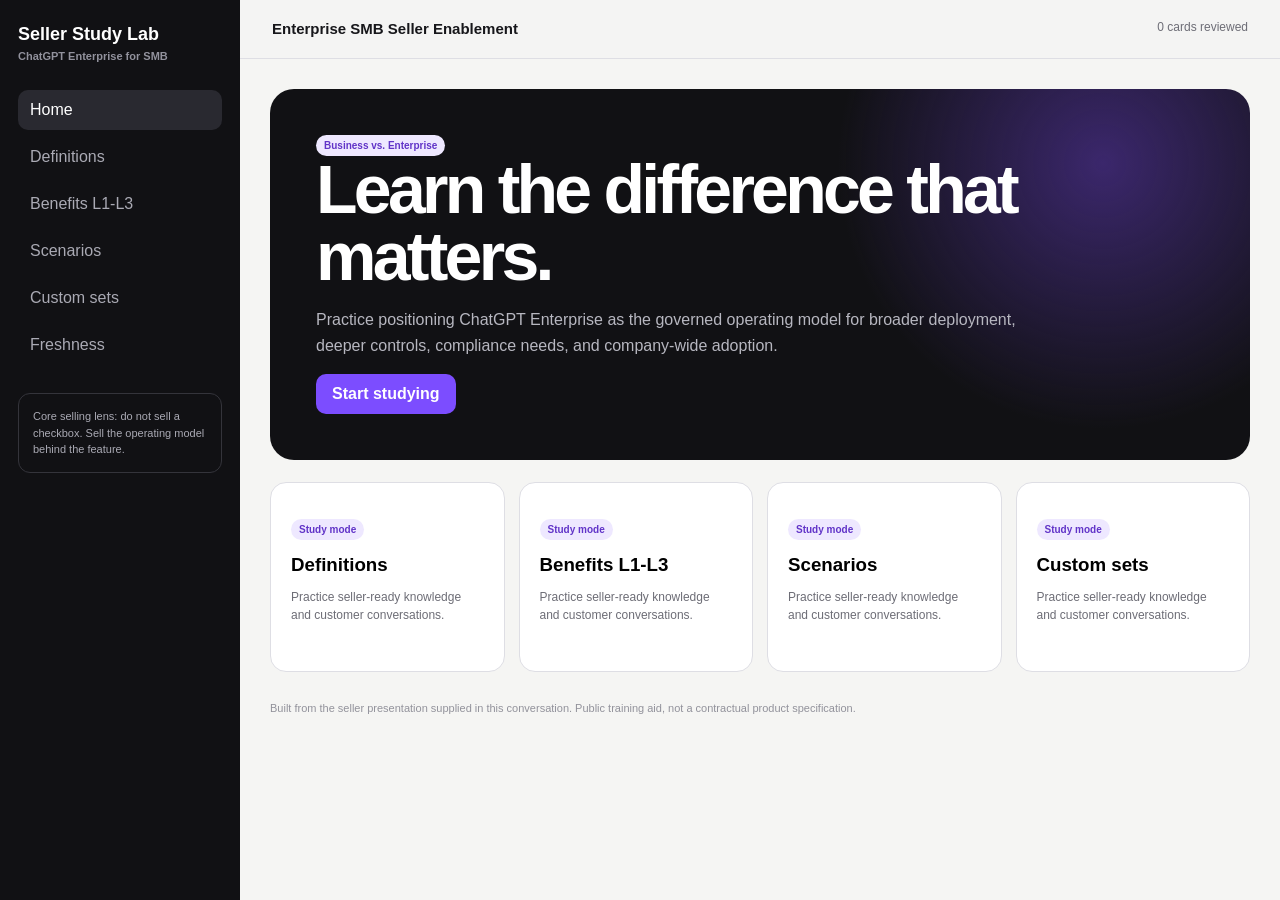
<file: index.html>
<!doctype html><html lang="en"><head><meta charset="utf-8"><meta name="viewport" content="width=device-width,initial-scale=1"><title>Enterprise SMB Seller Study Lab</title><style>:root{--bg:#f5f5f3;--ink:#17171b;--muted:#6d6d76;--panel:#fff;--line:#dedee4;--p:#7c4dff;--dark:#111114;--green:#16825f}*{box-sizing:border-box}body{margin:0;font-family:Inter,Arial,sans-serif;background:var(--bg);color:var(--ink)}button,input,select,textarea{font:inherit}.app{display:grid;grid-template-columns:240px 1fr;min-height:100vh}.side{background:var(--dark);color:#fff;padding:24px 18px;position:sticky;top:0;height:100vh}.brand{font-weight:800;font-size:18px;margin-bottom:28px}.brand small{display:block;color:#92929d;font-size:11px;margin-top:5px}.nav{display:grid;gap:7px}.nav button{border:0;background:transparent;color:#aaaab4;padding:11px 12px;border-radius:10px;text-align:left}.nav button.on,.nav button:hover{background:#292930;color:#fff}.side-note{margin-top:28px;padding:14px;border:1px solid #34343b;border-radius:12px;color:#aaaab4;font-size:11px;line-height:1.5}.main{min-width:0}.top{padding:20px 32px;border-bottom:1px solid var(--line);background:rgba(245,245,243,.92);position:sticky;top:0;z-index:5}.top strong{font-size:15px}.top span{float:right;color:var(--muted);font-size:12px}.page{padding:30px;max-width:1250px;margin:auto}.hero{background:radial-gradient(circle at 85% 20%,#3b276c,transparent 30%),var(--dark);color:#fff;border-radius:24px;padding:46px}.hero h1{font-size:clamp(38px,6vw,68px);line-height:.98;margin:0 0 18px;letter-spacing:-.055em}.hero p{color:#b7b7c0;max-width:720px;line-height:1.6}.hero button,.primary{background:var(--p);color:#fff;border:0;border-radius:10px;padding:11px 16px;font-weight:700}.grid{display:grid;grid-template-columns:repeat(4,1fr);gap:14px;margin-top:22px}.card{background:var(--panel);border:1px solid var(--line);border-radius:16px;padding:20px}.mode{min-height:190px;text-align:left}.mode h3{margin:14px 0 8px}.mode p{font-size:12px;line-height:1.5;color:var(--muted)}.tag{display:inline-block;padding:5px 8px;border-radius:999px;background:#eee8ff;color:#6134c8;font-size:10px;font-weight:700}.section{display:none}.section.on{display:block}.head{display:flex;justify-content:space-between;align-items:end;margin:30px 0 16px}.head h2{font-size:34px;margin:0;letter-spacing:-.04em}.head p{margin:6px 0 0;color:var(--muted);font-size:13px}.toolbar{display:flex;gap:9px;flex-wrap:wrap;margin-bottom:14px}.toolbar input,.toolbar select,.form input,.form select,.form textarea{padding:10px;border:1px solid var(--line);border-radius:9px;background:#fff}.flash{min-height:390px;display:grid;align-content:center;text-align:center;padding:38px;cursor:pointer}.flash h2{font-size:31px}.flash p{font-size:17px;line-height:1.65;color:var(--muted)}.flash .answer{display:none}.flash.flipped .question{display:none}.flash.flipped .answer{display:block}.controls{display:flex;justify-content:center;gap:8px;margin-top:14px}.controls button,.choice{border:1px solid var(--line);background:#fff;padding:10px 14px;border-radius:9px}.leveltabs{display:flex;gap:8px;margin-bottom:14px}.leveltabs button{border:1px solid var(--line);background:#fff;padding:9px 13px;border-radius:9px}.leveltabs button.on{background:#eee8ff;color:#6134c8}.benefit blockquote{font-size:26px;line-height:1.45;margin:20px 0}.benefit small{color:var(--muted)}.scenario h2{font-size:25px}.choices{display:grid;gap:9px;margin-top:18px}.choice{text-align:left}.choice.good{border-color:#16825f;background:#e8f7f1}.choice.bad{border-color:#c34c4c;background:#fff0f0}.feedback{margin-top:15px;padding:14px;border-radius:10px;background:#f0ecff;display:none}.form{display:grid;gap:10px}.form textarea{min-height:100px}.customout{margin-top:18px;display:grid;gap:10px}.customout .card h4{margin:0 0 6px}.status{padding:16px;border-radius:12px;background:#e8f7f1;color:#145e47;margin-bottom:18px}.footer{margin-top:28px;color:#92929b;font-size:11px;line-height:1.5}@media(max-width:900px){.app{display:block}.side{height:auto;position:relative}.nav{grid-template-columns:repeat(3,1fr)}.grid{grid-template-columns:repeat(2,1fr)}.top{position:relative}}@media(max-width:600px){.grid{grid-template-columns:1fr}.page{padding:16px}.hero{padding:28px}.nav{grid-template-columns:1fr 1fr}.top span{display:none}}</style></head><body><div class="app"><aside class="side"><div class="brand">Seller Study Lab<small>ChatGPT Enterprise for SMB</small></div><div class="nav" id="nav"></div><div class="side-note">Core selling lens: do not sell a checkbox. Sell the operating model behind the feature.</div></aside><main class="main"><div class="top"><strong>Enterprise SMB Seller Enablement</strong><span id="progress">0 cards reviewed</span></div><div class="page"><section id="home" class="section on"><div class="hero"><span class="tag">Business vs. Enterprise</span><h1>Learn the difference that matters.</h1><p>Practice positioning ChatGPT Enterprise as the governed operating model for broader deployment, deeper controls, compliance needs, and company-wide adoption.</p><button onclick="go('definitions')">Start studying</button></div><div class="grid" id="modes"></div></section><section id="definitions" class="section"><div class="head"><div><h2>Definition flashcards</h2><p>Click the card to reveal the seller-ready definition.</p></div></div><div class="toolbar"><input id="search" placeholder="Search topics"><select id="filter"><option value="all">All topics</option><option>Enterprise only</option><option>Expanded</option><option>Same</option></select></div><div class="card flash" id="flash" onclick="this.classList.toggle('flipped')"></div><div class="controls"><button onclick="prevCard()">Previous</button><button onclick="mark()">Mark reviewed</button><button onclick="nextCard()">Next</button></div></section><section id="benefits" class="section"><div class="head"><div><h2>Benefit flashcards</h2><p>Move from simple value language to an IT-ready technical talk track.</p></div></div><div class="leveltabs" id="levels"></div><div class="card benefit" id="benefit"></div><div class="controls"><button onclick="prevBenefit()">Previous</button><button onclick="nextBenefit()">Next</button></div></section><section id="scenarios" class="section"><div class="head"><div><h2>Scenario quizzes</h2><p>Qualify whether Business is enough or Enterprise is the right conversation.</p></div></div><div class="card scenario" id="scenario"></div><div class="controls"><button onclick="nextScenario()">Next scenario</button></div></section><section id="custom" class="section"><div class="head"><div><h2>Custom study set</h2><p>Create company or vertical-specific seller practice from the core fact base.</p></div></div><div class="grid" style="grid-template-columns:360px 1fr"><div class="card form"><input id="company" placeholder="Company name"><select id="vertical"><option>Professional services</option><option>Healthcare</option><option>Financial services</option><option>Retail</option><option>Manufacturing</option><option>Technology</option><option>Education</option></select><select id="persona"><option>Business buyer</option><option>Department leader</option><option>IT professional</option></select><textarea id="notes" placeholder="Known priorities, systems, risks, or buying signals"></textarea><button class="primary" onclick="generateCustom()">Generate study set</button></div><div><div class="status">Uses the presentation's seller framing and avoids inventing unsupported product claims.</div><div class="customout" id="customout"><div class="card">Enter a company or vertical to generate tailored prompts.</div></div></div></div></section><section id="freshness" class="section"><div class="head"><div><h2>Product freshness</h2><p>Seller claims should be reviewed against current official OpenAI documentation before customer use.</p></div></div><div class="status">This public study aid is based on the supplied presentation. Model names, limits, and feature availability can change.</div><div class="grid"><div class="card"><h3>Review sources</h3><p>ChatGPT pricing and plan comparison</p><p>Enterprise privacy and business data pages</p><p>SSO, SCIM, Compliance Platform, IP allowlisting, residency, apps, and analytics documentation</p></div><div class="card"><h3>Update policy</h3><p>Verify changed claims, update the fact base, then refresh definitions, benefit cards, and scenarios together.</p></div></div></section><div class="footer">Built from the seller presentation supplied in this conversation. Public training aid, not a contractual product specification.</div></div></main></div><script>const topics=[['Business vs. Enterprise lens','Business supports secure team use. Enterprise supports governed company-wide deployment.','Expanded'],['Context window','The working memory available for conversation, retrieved information, tools, and output generation.','Expanded'],['Company knowledge','Organization-specific context available to ChatGPT through approved sources.','Same'],['Connector registry','Centralized visibility and management for connectors.','Enterprise only'],['SCIM','Automated user provisioning and deprovisioning through an identity provider.','Enterprise only'],['RBAC','Administrative permissions tied to roles.','Enterprise only'],['Compliance logs','Workspace logs and metadata used with eDiscovery, DLP, or SIEM workflows.','Enterprise only'],['Enterprise Key Management','Customer-controlled enterprise encryption-key capability.','Enterprise only'],['IP allowlisting','Restricts workspace access to trusted IP ranges.','Enterprise only'],['Data residency','Eligible customer content stored at rest in supported regions.','Enterprise only'],['Custom retention','Retention settings aligned to enterprise policy where applicable.','Enterprise only'],['SAML SSO','Sign in through the company identity provider.','Same'],['Domain verification','Proves the organization owns an email domain.','Same'],['Analytics dashboard','Adoption and usage visibility. Enterprise adds a broader governance context around it.','Expanded'],['Governance stack','Identity, administration, permissions, compliance, security, support, and deployment controls around user features.','Expanded'],['SLA','A service-level agreement supporting higher-stakes deployment requirements.','Enterprise only']];const benefits=[{t:'Business vs. Enterprise',l1:'Business is strong for secure team use. Enterprise is the better conversation when the customer needs broader deployment, deeper controls, and support for company-wide adoption.',l2:'Enterprise adds the deployment muscle around the AI experience: identity lifecycle, governance, compliance options, account support, and controls that matter as adoption grows.',l3:'Enterprise fits ChatGPT into the company SaaS control plane with SCIM, RBAC, global administration, compliance logs, EKM, residency, allowlisting, and retention options.'},{t:'Company knowledge and connectors',l1:'Employees spend less time hunting through systems and more time acting on approved information.',l2:'Enterprise adds centralized oversight so connected knowledge can scale without becoming unmanaged.',l3:'Company knowledge and apps overlap across plans, while connector registry provides Enterprise-level centralized governance.'},{t:'SCIM and lifecycle management',l1:'Enterprise makes access easier to grant, change, and remove as the company changes.',l2:'Automated provisioning reduces manual work and offboarding risk.',l3:'SCIM exchanges identity data with OpenAI while RBAC and group permissions separate administrative authority.'},{t:'Compliance and auditability',l1:'Enterprise helps customers prove, review, and govern how ChatGPT is used.',l2:'It can connect ChatGPT activity to existing audit, eDiscovery, DLP, and SIEM workflows.',l3:'The Compliance Platform exposes workspace logs and metadata for enterprise compliance processes.'},{t:'Support and commercial terms',l1:'Enterprise includes the support structure needed to deploy AI across the company.',l2:'Invoicing, onboarding, security review, volume discounts, and account management can remove procurement and rollout friction.',l3:'Enterprise can include enhanced support, dedicated onboarding, account management, SLAs, custom legal terms, and security review.'}];const scenarios=[{q:'A 75-person firm wants ChatGPT for one marketing team. SAML SSO, MFA, billing, and basic analytics are enough.',a:['Lead with Business as the likely fit','Position Enterprise because every company needs SCIM','Lead with Enterprise only because the team uses files'],good:0,why:'This is team-level adoption with no stated enterprise-only governance requirement.'},{q:'A 220-person company uses Okta and requires automatic deprovisioning when employees leave.',a:['Business because it has SSO','Enterprise because SCIM addresses lifecycle management','Either plan because offboarding is unrelated'],good:1,why:'Automated provisioning and deprovisioning is a clean Enterprise trigger.'},{q:'A regulated advisory firm needs workspace activity sent to its SIEM and eDiscovery tools.',a:['Business analytics dashboard','Enterprise Compliance Platform','Business spend controls'],good:1,why:'Audit logs, SIEM, DLP, and eDiscovery requirements point directly to Enterprise.'},{q:'A customer likes custom GPTs but worries about uncontrolled sharing across departments.',a:['Enterprise granular GPT controls and group permissions','Business because GPTs exist on both plans','Avoid discussing GPTs'],good:0,why:'The user capability overlaps, but Enterprise adds governance over creation, sharing, and access.'},{q:'Procurement requires invoicing, a custom security review, and an SLA.',a:['Business monthly billing','Enterprise commercial and support motion','A personal plan'],good:1,why:'These commercial and deployment requirements are Enterprise signals.'}];const pages=[['home','Home'],['definitions','Definitions'],['benefits','Benefits L1-L3'],['scenarios','Scenarios'],['custom','Custom sets'],['freshness','Freshness']];let ci=0,bi=0,si=0,level='l1',reviewed=0;function go(id){document.querySelectorAll('.section').forEach(x=>x.classList.remove('on'));document.getElementById(id).classList.add('on');document.querySelectorAll('.nav button').forEach(x=>x.classList.toggle('on',x.dataset.id===id));window.scrollTo(0,0)}document.getElementById('nav').innerHTML=pages.map((p,i)=>`<button data-id="${p[0]}" class="${i?'':'on'}" onclick="go('${p[0]}')">${p[1]}</button>`).join('');document.getElementById('modes').innerHTML=pages.slice(1,5).map(p=>`<button class="card mode" onclick="go('${p[0]}')"><span class="tag">Study mode</span><h3>${p[1]}</h3><p>Practice seller-ready knowledge and customer conversations.</p></button>`).join('');function filtered(){let q=document.getElementById('search').value.toLowerCase(),f=document.getElementById('filter').value;return topics.filter(x=>(f==='all'||x[2]===f)&&x.join(' ').toLowerCase().includes(q))}function renderCard(){let a=filtered();if(!a.length)return document.getElementById('flash').innerHTML='<p>No matching cards.</p>';ci=(ci+a.length)%a.length;let x=a[ci];document.getElementById('flash').className='card flash';document.getElementById('flash').innerHTML=`<div class="question"><span class="tag">${x[2]}</span><h2>${x[0]}</h2><p>Click to reveal</p></div><div class="answer"><span class="tag">Seller definition</span><h2>${x[0]}</h2><p>${x[1]}</p></div>`}function nextCard(){ci++;renderCard()}function prevCard(){ci--;renderCard()}function mark(){reviewed++;document.getElementById('progress').textContent=reviewed+' cards reviewed';nextCard()}document.getElementById('search').oninput=()=>{ci=0;renderCard()};document.getElementById('filter').onchange=()=>{ci=0;renderCard()};document.getElementById('levels').innerHTML=[['l1','Level 1'],['l2','Level 2'],['l3','Level 3']].map((x,i)=>`<button class="${i?'':'on'}" onclick="level='${x[0]}';renderBenefit()">${x[1]}</button>`).join('');function renderBenefit(){document.querySelectorAll('#levels button').forEach((b,i)=>b.classList.toggle('on',['l1','l2','l3'][i]===level));let x=benefits[(bi+benefits.length)%benefits.length];document.getElementById('benefit').innerHTML=`<span class="tag">${level.toUpperCase()}</span><h2>${x.t}</h2><blockquote>“${x[level]}”</blockquote><small>Ask discovery questions that reveal scope, identity, security, compliance, procurement, and rollout requirements.</small>`}function nextBenefit(){bi++;renderBenefit()}function prevBenefit(){bi--;renderBenefit()}function renderScenario(){let x=scenarios[(si+scenarios.length)%scenarios.length];document.getElementById('scenario').innerHTML=`<span class="tag">Qualification drill</span><h2>${x.q}</h2><div class="choices">${x.a.map((a,i)=>`<button class="choice" onclick="answer(${i})">${a}</button>`).join('')}</div><div class="feedback" id="feedback"></div>`}function answer(i){let x=scenarios[(si+scenarios.length)%scenarios.length];document.querySelectorAll('.choice').forEach((b,j)=>b.classList.add(j===x.good?'good':j===i?'bad':''));let f=document.getElementById('feedback');f.style.display='block';f.innerHTML='<strong>'+(i===x.good?'Correct':'Not quite')+'</strong><p>'+x.why+'</p>'}function nextScenario(){si++;renderScenario()}function generateCustom(){let c=document.getElementById('company').value||'the target company',v=document.getElementById('vertical').value,p=document.getElementById('persona').value,n=document.getElementById('notes').value;let signals=n||'broader deployment, governance, identity, security, or procurement needs';let items=[['Discovery question',`For ${c}, which ${v.toLowerCase()} workflows are in scope, and are they limited to one team or intended for multiple departments?`],['Enterprise trigger',`Listen for ${signals}. Translate each requirement into operating-model value rather than a feature checklist.`],['Persona talk track',p==='IT professional'?`For IT, frame Enterprise as fitting ChatGPT into the existing SaaS control plane, including lifecycle, permissions, auditability, and security controls.`:p==='Department leader'?`For the department leader, connect Enterprise to consistent cross-team adoption, reusable workflows, and governance that prevents sprawl.`:`For the business buyer, position Enterprise as the support and commercial structure for broad, higher-stakes deployment.`],['Scenario prompt',`${c} wants to expand ChatGPT across the business. What requirement would clearly move the conversation from Business to Enterprise, and what value language would you use?`]];document.getElementById('customout').innerHTML=items.map(x=>`<div class="card"><h4>${x[0]}</h4><p>${x[1]}</p></div>`).join('')}renderCard();renderBenefit();renderScenario();</script></body></html>
</file>
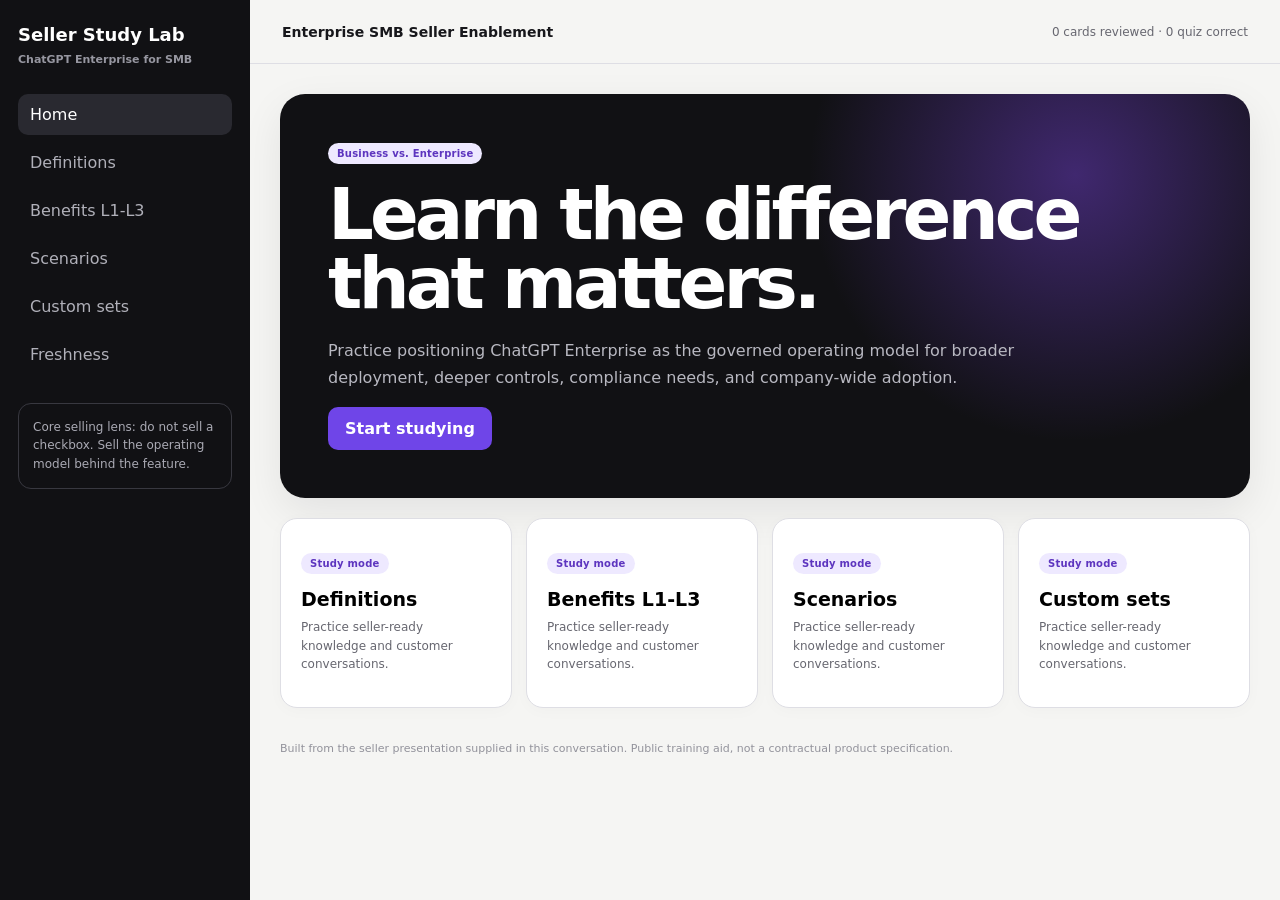
<file: public/index.html>
<!doctype html>
<html lang="en">
<head>
<meta charset="utf-8">
<meta name="viewport" content="width=device-width,initial-scale=1">
<meta name="theme-color" content="#111114">
<title>Enterprise SMB Seller Study Lab</title>
<link rel="stylesheet" href="./styles.css">
</head>
<body>
<div class="app">
<aside class="sidebar">
<div class="brand">Seller Study Lab<small>ChatGPT Enterprise for SMB</small></div>
<nav class="nav" id="nav"></nav>
<div class="sidebar-note">Core selling lens: do not sell a checkbox. Sell the operating model behind the feature.</div>
</aside>
<main class="main">
<header class="topbar"><strong>Enterprise SMB Seller Enablement</strong><span id="progressLabel">0 cards reviewed · 0 quiz correct</span></header>
<div class="page">
<section class="view active" id="home">
<div class="hero"><span class="tag">Business vs. Enterprise</span><h1>Learn the difference that matters.</h1><p>Practice positioning ChatGPT Enterprise as the governed operating model for broader deployment, deeper controls, compliance needs, and company-wide adoption.</p><button class="primary" data-go="definitions">Start studying</button></div>
<div class="mode-grid" id="modeGrid"></div>
</section>
<section class="view" id="definitions">
<div class="section-head"><div><h2>Definition flashcards</h2><p>Select the card to reveal the seller-ready definition.</p></div></div>
<div class="toolbar"><input id="definitionSearch" type="search" placeholder="Search topics"><select id="definitionFilter"><option value="all">All topics</option><option value="Enterprise only">Enterprise only</option><option value="Expanded">Expanded</option><option value="Same">Same</option></select></div>
<button class="panel flashcard" id="flashcard" type="button" aria-label="Reveal flashcard answer"></button>
<div class="controls"><button class="secondary" id="previousCard" type="button">Previous</button><button class="primary" id="markReviewed" type="button">Mark reviewed</button><button class="secondary" id="nextCard" type="button">Next</button></div>
</section>
<section class="view" id="benefits">
<div class="section-head"><div><h2>Benefit flashcards</h2><p>Move from simple value language to an IT-ready technical talk track.</p></div></div>
<div class="level-tabs" id="levelTabs"></div>
<div class="panel benefit-card" id="benefitCard"></div>
<div class="controls"><button class="secondary" id="previousBenefit" type="button">Previous</button><button class="secondary" id="nextBenefit" type="button">Next</button></div>
</section>
<section class="view" id="scenarios">
<div class="section-head"><div><h2>Scenario quizzes</h2><p>Qualify whether Business is enough or Enterprise is the right conversation.</p></div></div>
<div class="panel quiz-card" id="quizCard">
<div class="quiz-meta"><span id="questionCounter"></span><span id="quizStatus"></span></div>
<h3 id="questionText"></h3>
<div class="answer-list" id="answerList" role="group" aria-label="Answer choices"></div>
<div class="feedback" id="quizFeedback" aria-live="polite"></div>
<div class="quiz-actions"><span class="score" id="scoreLabel"></span><button class="primary" id="nextQuestion" type="button">Next scenario</button></div>
</div>
</section>
<section class="view" id="custom">
<div class="section-head"><div><h2>Custom study set</h2><p>Create company or vertical-specific seller practice from the core fact base.</p></div></div>
<div class="custom-layout"><form class="panel custom-form" id="customForm"><input id="company" placeholder="Company name"><select id="vertical"><option>Professional services</option><option>Healthcare</option><option>Financial services</option><option>Retail</option><option>Manufacturing</option><option>Technology</option><option>Education</option></select><select id="persona"><option>Business buyer</option><option>Department leader</option><option>IT professional</option></select><textarea id="notes" placeholder="Known priorities, systems, risks, or buying signals"></textarea><button class="primary" type="submit">Generate study set</button></form><div><div class="notice">Uses the presentation's seller framing and avoids inventing unsupported product claims.</div><div class="custom-output" id="customOutput"><article class="panel">Enter a company or vertical to generate tailored prompts.</article></div></div></div>
</section>
<section class="view" id="freshness">
<div class="section-head"><div><h2>Product freshness</h2><p>Seller claims should be reviewed against current official OpenAI documentation before customer use.</p></div></div>
<div class="notice">This public study aid is based on the supplied presentation. Model names, limits, and feature availability can change.</div>
<div class="source-grid"><article class="panel"><h3>Review sources</h3><p>ChatGPT pricing and plan comparison</p><p>Enterprise privacy and business data pages</p><p>SSO, SCIM, Compliance Platform, IP allowlisting, residency, apps, and analytics documentation</p></article><article class="panel"><h3>Update policy</h3><p>Verify changed claims, update the fact base, then refresh definitions, benefit cards, and scenarios together.</p></article></div>
</section>
<div class="footer">Built from the seller presentation supplied in this conversation. Public training aid, not a contractual product specification.</div>
</div>
</main>
</div>
<script src="./app.js" defer></script>
</body>
</html>
</file>
<file: public/styles.css>
:root{--bg:#f5f5f3;--ink:#17171b;--muted:#676770;--panel:#fff;--line:#dedee4;--purple:#6f45e8;--purple-soft:#eee9ff;--dark:#111114;--green:#16775a;--green-soft:#e8f7f1;--red:#b43e47;--red-soft:#fff0f1;--shadow:0 14px 40px rgba(17,17,20,.08)}
*{box-sizing:border-box}html{scroll-behavior:smooth}body{margin:0;font-family:Inter,ui-sans-serif,system-ui,-apple-system,BlinkMacSystemFont,"Segoe UI",sans-serif;background:var(--bg);color:var(--ink)}button,input,select,textarea{font:inherit}button{cursor:pointer}.app{display:grid;grid-template-columns:250px minmax(0,1fr);min-height:100vh}.sidebar{background:var(--dark);color:#fff;padding:24px 18px;position:sticky;top:0;height:100vh}.brand{font-weight:800;font-size:18px;line-height:1.2;margin-bottom:28px}.brand small{display:block;font-size:11px;color:#9797a1;margin-top:7px;font-weight:600}.nav{display:grid;gap:7px}.nav button{border:0;background:transparent;color:#b0b0b9;text-align:left;padding:11px 12px;border-radius:10px}.nav button:hover,.nav button.active{background:#292930;color:#fff}.sidebar-note{margin-top:28px;padding:14px;border:1px solid #383840;border-radius:13px;color:#aaaab4;font-size:12px;line-height:1.55}.main{min-width:0}.topbar{height:64px;padding:0 32px;border-bottom:1px solid var(--line);display:flex;align-items:center;justify-content:space-between;background:rgba(245,245,243,.94);backdrop-filter:blur(12px);position:sticky;top:0;z-index:10}.topbar strong{font-size:14px}.topbar span{font-size:12px;color:var(--muted)}.page{max-width:1240px;margin:0 auto;padding:30px}.view{display:none}.view.active{display:block}.hero{border-radius:25px;padding:48px;background:radial-gradient(circle at 82% 20%,#40286f 0,transparent 31%),var(--dark);color:#fff;box-shadow:var(--shadow)}.hero h1{font-size:clamp(40px,6vw,72px);letter-spacing:-.055em;line-height:.96;margin:16px 0 20px;max-width:850px}.hero p{max-width:730px;color:#b8b8c1;line-height:1.65;font-size:16px}.primary{border:0;background:var(--purple);color:#fff;padding:12px 17px;border-radius:10px;font-weight:750}.tag{display:inline-flex;align-items:center;padding:5px 9px;border-radius:999px;background:var(--purple-soft);color:#5d35bf;font-size:10px;font-weight:800;letter-spacing:.02em}.mode-grid,.content-grid{display:grid;grid-template-columns:repeat(4,minmax(0,1fr));gap:14px;margin-top:20px}.panel{background:var(--panel);border:1px solid var(--line);border-radius:17px;padding:20px;box-shadow:0 3px 16px rgba(17,17,20,.025)}.mode-card{min-height:190px;text-align:left}.mode-card h3{margin:14px 0 8px;font-size:19px}.mode-card p{margin:0;color:var(--muted);font-size:12px;line-height:1.55}.section-head{display:flex;align-items:end;justify-content:space-between;gap:20px;margin:12px 0 18px}.section-head h2{font-size:36px;letter-spacing:-.04em;margin:0}.section-head p{font-size:13px;color:var(--muted);margin:7px 0 0}.toolbar{display:flex;gap:9px;flex-wrap:wrap;margin-bottom:14px}.toolbar input,.toolbar select,.custom-form input,.custom-form select,.custom-form textarea{border:1px solid var(--line);background:#fff;padding:11px 12px;border-radius:10px;min-width:180px}.flashcard{min-height:390px;display:grid;place-items:center;text-align:center;padding:42px;user-select:none}.flashcard h3{font-size:32px;margin:18px 0 10px}.flashcard p{font-size:17px;line-height:1.65;color:var(--muted);max-width:760px}.flash-answer{display:none}.flashcard.flipped .flash-front{display:none}.flashcard.flipped .flash-answer{display:block}.controls{display:flex;justify-content:center;gap:9px;flex-wrap:wrap;margin-top:14px}.secondary{border:1px solid var(--line);background:#fff;color:var(--ink);padding:10px 14px;border-radius:9px;font-weight:650}.level-tabs{display:flex;gap:8px;flex-wrap:wrap;margin-bottom:14px}.level-tabs button{border:1px solid var(--line);background:#fff;padding:9px 13px;border-radius:9px}.level-tabs button.active{background:var(--purple-soft);border-color:#cfc2ff;color:#5d35bf}.benefit-card blockquote{font-size:27px;line-height:1.48;margin:24px 0}.benefit-card small{color:var(--muted)}.quiz-card{padding:26px}.quiz-meta{display:flex;align-items:center;justify-content:space-between;gap:12px;color:var(--muted);font-size:12px}.quiz-card h3{font-size:26px;line-height:1.35;margin:18px 0}.answer-list{display:grid;gap:10px;margin-top:18px}.answer-button{display:block;width:100%;text-align:left;border:1px solid var(--line);background:#fff;padding:14px 15px;border-radius:11px;line-height:1.45;position:relative;z-index:1;touch-action:manipulation}.answer-button:hover{border-color:#b9a8ff;background:#faf8ff}.answer-button:focus-visible{outline:3px solid rgba(111,69,232,.25);outline-offset:2px}.answer-button.correct{border-color:var(--green);background:var(--green-soft)}.answer-button.incorrect{border-color:var(--red);background:var(--red-soft)}.answer-button:disabled{cursor:default;color:inherit;opacity:1}.feedback{display:none;margin-top:16px;padding:15px;border-radius:11px;background:var(--purple-soft);line-height:1.55}.feedback.show{display:block}.quiz-actions{display:flex;justify-content:space-between;align-items:center;gap:12px;margin-top:16px}.score{font-size:13px;color:var(--muted)}.custom-layout{display:grid;grid-template-columns:minmax(260px,360px) minmax(0,1fr);gap:16px}.custom-form{display:grid;gap:10px}.custom-form textarea{min-height:110px;resize:vertical}.notice{padding:15px;border-radius:12px;background:var(--green-soft);color:#135f48;line-height:1.5;margin-bottom:14px}.custom-output{display:grid;gap:11px}.custom-output h4{margin:0 0 7px}.custom-output p{margin:0;color:var(--muted);line-height:1.55}.source-grid{display:grid;grid-template-columns:1fr 1fr;gap:14px}.footer{margin-top:32px;font-size:11px;line-height:1.55;color:#92929b}.hidden{display:none!important}
@media(max-width:980px){.app{display:block}.sidebar{height:auto;position:relative}.nav{grid-template-columns:repeat(3,1fr)}.mode-grid,.content-grid{grid-template-columns:repeat(2,minmax(0,1fr))}.topbar{position:relative}.custom-layout{grid-template-columns:1fr}}
@media(max-width:620px){.page{padding:16px}.topbar{padding:0 16px}.topbar span{display:none}.hero{padding:29px 24px}.mode-grid,.content-grid,.source-grid{grid-template-columns:1fr}.nav{grid-template-columns:1fr 1fr}.flashcard{min-height:340px;padding:26px}.section-head h2{font-size:31px}.benefit-card blockquote{font-size:22px}.quiz-card{padding:20px}.quiz-card h3{font-size:22px}.answer-button{padding:15px}.quiz-actions{align-items:stretch;flex-direction:column}.quiz-actions button{width:100%}}
</file>
